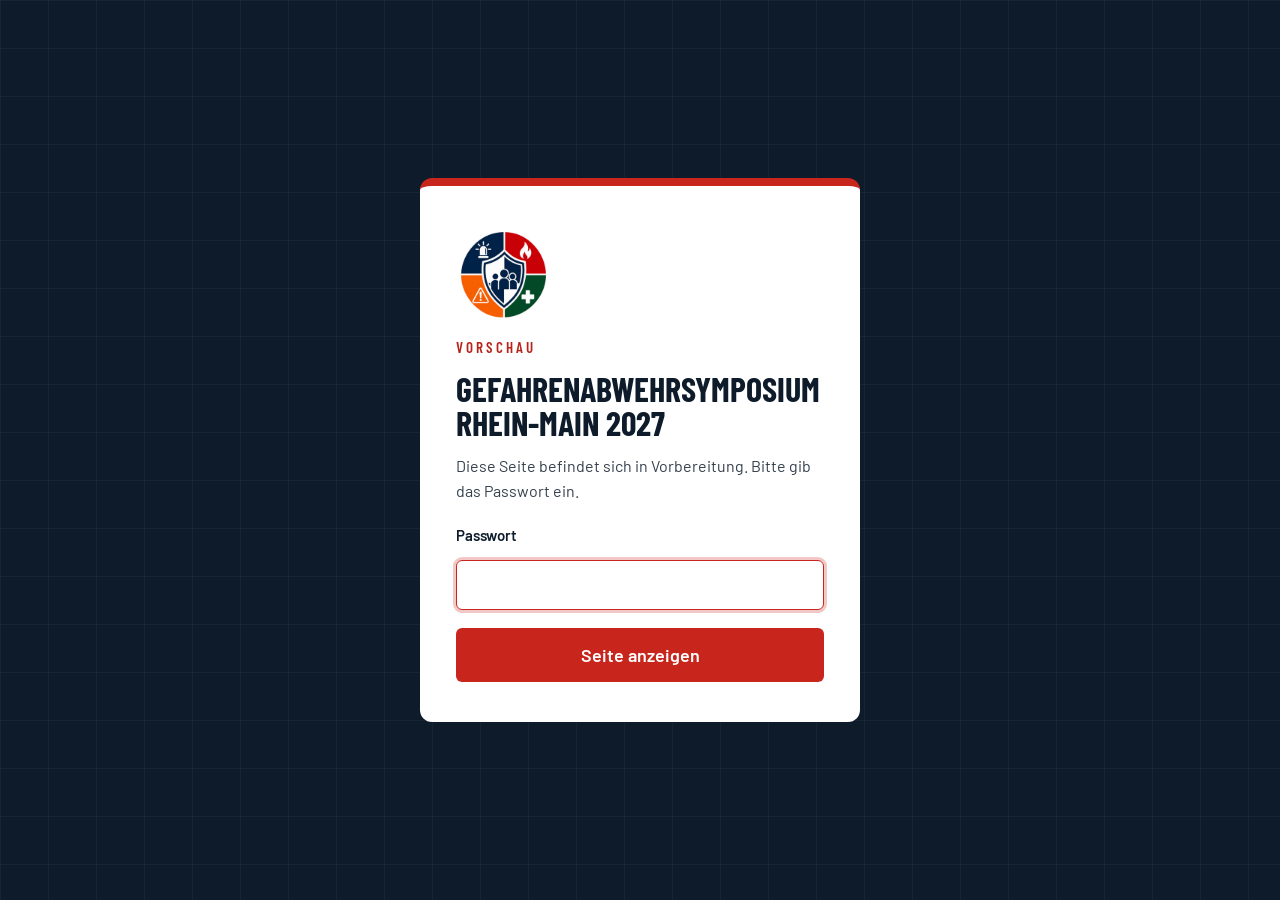
<file: index.html>
<!doctype html>
<html lang="de">
<head>
<meta charset="utf-8">
<meta name="viewport" content="width=device-width, initial-scale=1">
<title>1. Gefahrenabwehrsymposium Rhein-Main 2027 · 13. März 2027 · Butzbach</title>
<meta name="description" content="1. Gefahrenabwehrsymposium Rhein-Main am Samstag, 13. März 2027, in der Mehrzweckhalle Butzbach-Nieder-Weisel. Fachvorträge, Talkrunde und Austausch für die gesamte BOS-Familie. Veranstalter: Gefahrenabwehrsymposium Rhein-Main e.V. i.G.">
<meta name="theme-color" content="#0D1B2A">
<meta name="robots" content="noindex, nofollow"><!-- Vorschau: mit der Freigabe entfernen -->
<link rel="canonical" href="https://www.gas-rhein-main.de/">
<meta property="og:type" content="website">
<meta property="og:title" content="1. Gefahrenabwehrsymposium Rhein-Main 2027">
<meta property="og:description" content="Samstag, 13. März 2027 · Mehrzweckhalle Butzbach-Nieder-Weisel · Wissen teilen, gemeinsam Sicherheit gestalten.">
<meta property="og:url" content="https://www.gas-rhein-main.de/">
<meta property="og:image" content="https://www.gas-rhein-main.de/assets/img/logo-symposium-1200.png">
<link rel="icon" href="/favicon.ico" sizes="any">
<link rel="icon" type="image/png" sizes="32x32" href="/assets/img/favicon-32.png">
<link rel="apple-touch-icon" href="/assets/img/apple-touch-icon.png">
<link rel="manifest" href="/site.webmanifest">
<link rel="preload" href="/assets/fonts/BarlowCondensed-Bold.woff2" as="font" type="font/woff2" crossorigin>
<link rel="preload" href="/assets/fonts/Barlow-Regular.woff2" as="font" type="font/woff2" crossorigin>
<link rel="stylesheet" href="/assets/css/style.css">
<script src="/assets/js/gate.js"></script>
<script type="application/ld+json">
{
  "@context": "https://schema.org",
  "@type": "Event",
  "name": "1. Gefahrenabwehrsymposium Rhein-Main 2027",
  "startDate": "2027-03-13T09:00:00+01:00",
  "endDate": "2027-03-13T16:30:00+01:00",
  "eventAttendanceMode": "https://schema.org/OfflineEventAttendanceMode",
  "eventStatus": "https://schema.org/EventScheduled",
  "location": {
    "@type": "Place",
    "name": "Mehrzweckhalle Butzbach-Nieder-Weisel",
    "address": { "@type": "PostalAddress", "streetAddress": "Wiesengrund 1", "postalCode": "35510", "addressLocality": "Butzbach-Nieder-Weisel", "addressCountry": "DE" }
  },
  "organizer": { "@type": "Organization", "name": "Gefahrenabwehrsymposium Rhein-Main e.V. i.G.", "url": "https://www.gas-rhein-main.de", "email": "info@gas-rhein-main.de" },
  "image": "https://www.gas-rhein-main.de/assets/img/logo-symposium-1200.png",
  "description": "Fachvorträge, Talkrunde und Austausch für Feuerwehr, Rettungsdienst, THW, Polizei und weitere Organisationen der Gefahrenabwehr."
}
</script>
</head>
<body>

<!-- ============ HEADER ============ -->
<header class="site-header">
  <div class="wrap">
    <a class="brand" href="#top" aria-label="Gefahrenabwehrsymposium Rhein-Main e.V. i.G. – zum Seitenanfang">
      <img src="/assets/img/logo-symposium-480.png" alt="" width="63" height="56">
      <span><b>Gefahrenabwehr&shy;symposium</b><i>Rhein-Main <span style="text-transform:none">e.V. i.G.</span></i></span>
    </a>
    <nav class="nav" aria-label="Hauptnavigation">
      <a href="#symposium">Symposium</a>
      <a href="#bereiche">Bereiche</a>
      <a href="#programm">Programm</a>
      <a href="#verein">Verein</a>
      <a href="#partner">Partner</a>
      <a href="#anfahrt">Anfahrt</a>
      <a class="btn btn--red" href="#anmeldung">Jetzt anmelden</a>
    </nav>
  </div>
</header>

<main id="top">

<!-- ============ HERO ============ -->
<section class="hero gridbg section--dark" aria-labelledby="hero-title">
  <div class="wrap">
    <div class="hero__text">
      <div class="chips">
        <span class="chip chip--amber">1. Symposium · Anmeldung geöffnet</span>
        <span class="chip chip--outline" id="countdown" hidden></span>
      </div>
      <h1 id="hero-title">Gefahrenabwehr&shy;symposium <em>Rhein-Main</em> 2027</h1>
      <p class="hero__claim">Wissen teilen, gemeinsam Sicherheit gestalten.</p>
      <p class="hero__sub">Wenn Einsatzlagen komplexer werden, braucht es mehr als bewährte Routinen: Austausch, neue Perspektiven und Menschen, die über den eigenen Tellerrand hinausblicken – ein Tag für die gesamte BOS-Familie.</p>
      <div class="facts">
        <div><small>Datum</small><strong>Sa, 13. März 2027</strong><span>9:00 – 16:30 Uhr</span></div>
        <div><small>Ort</small><strong>Butzbach-Nieder-Weisel</strong><span>Mehrzweckhalle, Wiesengrund 1</span></div>
        <div><small>Schirmherr</small><strong>Bgm. Sascha Huber</strong><span>Stadt Butzbach</span></div>
      </div>
      <div class="actions">
        <a class="btn btn--red btn--lg" href="#anmeldung">Zur Online-Anmeldung
          <svg width="20" height="20" viewBox="0 0 24 24" fill="none" stroke="currentColor" stroke-width="2.2" stroke-linecap="round" stroke-linejoin="round" aria-hidden="true"><path d="M5 12h14M13 6l6 6-6 6"/></svg></a>
        <a class="btn btn--ghost btn--lg" href="#programm">Programm ansehen</a>
      </div>
    </div>

    <figure class="hero__map">
      <svg viewBox="0 0 560 560" role="img" aria-label="Schematische Karte der Region Rhein-Main mit Butzbach-Nieder-Weisel als Veranstaltungsort">
        <circle cx="342" cy="155" r="250" fill="none" stroke="rgba(255,255,255,.07)" stroke-width="1.5"/>
        <circle cx="342" cy="155" r="175" fill="none" stroke="rgba(255,255,255,.10)" stroke-width="1.5" stroke-dasharray="4 8"/>
        <circle cx="342" cy="155" r="100" fill="none" stroke="rgba(242,182,48,.35)" stroke-width="1.5" stroke-dasharray="4 8"/>
        <path d="M560 330 L492 345 L396 362 L348 358 L264 364 L186 428 L102 425" fill="none" stroke="#3E7CB1" stroke-width="5" stroke-linecap="round" stroke-linejoin="round"/>
        <path d="M150 560 L132 482 L102 425 L84 396 L0 410" fill="none" stroke="#3E7CB1" stroke-width="7" stroke-linecap="round" stroke-linejoin="round"/>
        <text x="470" y="320" fill="#6E9CC4" font-family="Barlow, sans-serif" font-size="15" font-style="italic">Main</text>
        <text x="30" y="436" fill="#6E9CC4" font-family="Barlow, sans-serif" font-size="15" font-style="italic">Rhein</text>
        <g fill="#C9D2DD" font-family="Barlow, sans-serif" font-size="16" font-weight="500">
          <circle cx="348" cy="62" r="6" fill="#C8261C"/><text x="362" y="67">Gießen</text>
          <circle cx="396" cy="217" r="6" fill="#C8261C"/><text x="410" y="222">Friedberg</text>
          <circle cx="312" cy="279" r="6" fill="#93A3B5"/><text x="210" y="284">Bad Homburg</text>
          <circle cx="348" cy="354" r="6" fill="#C8261C"/><text x="300" y="330" font-weight="600" fill="#fff">Frankfurt</text>
          <circle cx="404" cy="372" r="6" fill="#93A3B5"/><text x="414" y="396">Offenbach</text>
          <circle cx="492" cy="341" r="6" fill="#93A3B5"/><text x="476" y="374">Hanau</text>
          <circle cx="84" cy="372" r="7" fill="#93A3B5"/><text x="58" y="352">Wiesbaden</text>
          <circle cx="110" cy="440" r="7" fill="#93A3B5"/><text x="126" y="466">Mainz</text>
          <circle cx="330" cy="502" r="7" fill="#93A3B5"/><text x="344" y="507">Darmstadt</text>
        </g>
        <circle cx="342" cy="155" r="26" fill="rgba(200,38,28,.25)"/>
        <circle cx="342" cy="155" r="13" fill="#C8261C" stroke="#fff" stroke-width="3"/>
        <rect x="160" y="128" width="148" height="54" rx="6" fill="#C8261C"/>
        <text x="174" y="152" fill="#fff" font-family="Barlow Condensed, sans-serif" font-weight="700" font-size="22" letter-spacing="1">BUTZBACH</text>
        <text x="174" y="172" fill="#FDE3DF" font-family="Barlow, sans-serif" font-size="13">Nieder-Weisel</text>
      </svg>
      <figcaption>Schematische Darstellung – nicht maßstabsgetreu</figcaption>
    </figure>
  </div>
</section>

<div class="stripe" aria-hidden="true"></div>

<!-- ============ SYMPOSIUM ============ -->
<section id="symposium" class="section section--sand" aria-labelledby="symp-title">
  <div class="wrap split">
    <div class="split__main">
      <span class="kicker">Das Symposium</span>
      <h2 id="symp-title" class="h2">Gemeinsam vorbereitet. Gemeinsam im Einsatz.</h2>
      <p class="lead">Wenn Einsatzlagen komplexer werden, Herausforderungen wachsen und die Anforderungen an Einsatzkräfte stetig steigen, braucht es mehr als bewährte Routinen: Es braucht Austausch, neue Perspektiven und Menschen, die bereit sind, über den eigenen Tellerrand hinauszublicken.</p>
      <p class="lead">Mit unserem ersten Gefahrenabwehr-Symposium schaffen wir Raum für genau diesen Austausch. Hier treffen Erfahrungen aus der Praxis auf neue Ideen, unterschiedliche Fachdisziplinen auf gemeinsame Ziele und engagierte Menschen auf ein Thema, das uns alle verbindet: die Sicherheit unserer Bevölkerung.</p>
      <p class="lead">Wir laden alle Interessierten der BOS-Familie ein – ob Feuerwehr, Rettungsdienst, THW, Polizei oder eine andere Organisation –, Impulse mitzunehmen, Wissen zu teilen, Fragen zu stellen und gemeinsam weiterzudenken. Denn wirksame Gefahrenabwehr beginnt nicht erst im Einsatz – sie beginnt mit der Vorbereitung, dem Dialog und der Bereitschaft, voneinander zu lernen.</p>
      <p class="welcome">Wir freuen uns, euch bei unserem Symposium begrüßen zu dürfen!</p>
      <div class="tiles">
        <div class="tile"><b>Fortbildung</b><span>Als Aus- bzw. Fortbildungsstunden anrechenbar – Teilnahmebescheinigung im Nachgang</span></div>
        <div class="tile"><b>Verpflegung</b><span>Über den gesamten Veranstaltungstag bestens gesorgt</span></div>
        <div class="tile"><b>Get-together</b><span>Im Anschluss: Gespräche vertiefen und Kontakte knüpfen</span></div>
      </div>
    </div>

    <aside class="patron" aria-label="Schirmherrschaft">
      <div class="patron__head">
        <img src="/assets/img/sascha-huber-portraet.jpg" alt="Porträt von Bürgermeister Sascha Huber" width="120" height="120" loading="lazy">
        <div>
          <span class="label">Schirmherr</span>
          <span class="patron__name">Sascha Huber</span>
          <span style="font-size:16px;color:var(--on-dark)">Bürgermeister der Stadt Butzbach</span>
        </div>
      </div>
      <svg width="38" height="30" viewBox="0 0 38 30" aria-hidden="true"><path d="M0 30V17C0 7 5 1.5 15 0l1.5 4C11 5.5 8.5 9 8.5 14H15v16zm21 0V17c0-10 5-15.5 15-17l1.5 4C32 5.5 29.5 9 29.5 14H36v16z" fill="#C8261C"/></svg>
      <p>Bürgermeister Sascha Huber hat die Schirmherrschaft übernommen und eröffnet das Symposium um 9:00 Uhr mit seinem Grußwort.</p>
      <div class="divider"></div>
      <div style="display:flex;flex-direction:column;gap:10px">
        <span class="label">Veranstalter</span>
        <span style="font-size:18px;font-weight:600">Gefahrenabwehr&shy;symposium Rhein-Main <span style="text-transform:none">e.V. i.G.</span></span>
      </div>
    </aside>
  </div>
</section>

<!-- ============ BEREICHE ============ -->
<section id="bereiche" class="section section--sand-dark" aria-labelledby="areas-title">
  <div class="wrap">
    <div class="head-row">
      <div>
        <span class="kicker">Beteiligte Bereiche</span>
        <h2 id="areas-title" class="h2">Fünf Säulen der Gefahrenabwehr</h2>
      </div>
      <p>Das Symposium verbindet Erfahrungen aus der Einsatzpraxis mit wissenschaftlichen und fachlichen Erkenntnissen. Weiterführende Informationen gibt es bei den Verbänden und Institutionen.</p>
    </div>
    <div class="cards5">
      <article class="area" style="--c:#C8261C;--t:#FBE7E5">
        <div class="area__bar"></div>
        <div class="area__body">
          <div class="area__icon"><svg width="30" height="30" viewBox="0 0 24 24" fill="none" stroke="currentColor" stroke-width="2" stroke-linecap="round" stroke-linejoin="round" aria-hidden="true"><path d="M12 2.5c.8 3.2 4.8 5.3 4.8 10.2a4.8 4.8 0 0 1-9.6 0c0-2.4 1.1-3.8 2.3-4.9.1 2.1 1 3.3 2.3 3.6.2-3.5-1.2-5.8.2-8.9z"/><path d="M12 21.5v-3"/></svg></div>
          <h3>Feuerwehr</h3>
          <p>Brandschutz, technische Hilfe und Führung im Einsatz – von der Freiwilligen Feuerwehr bis zur Berufsfeuerwehr.</p>
          <a href="https://www.feuerwehrverband.de" target="_blank" rel="noopener">Deutscher Feuerwehrverband ↗</a>
        </div>
      </article>
      <article class="area" style="--c:#E36414;--t:#FCEBDD">
        <div class="area__bar"></div>
        <div class="area__body">
          <div class="area__icon"><svg width="30" height="30" viewBox="0 0 24 24" fill="none" stroke="currentColor" stroke-width="2" stroke-linecap="round" stroke-linejoin="round" aria-hidden="true"><path d="M2 12h4l2.5-6 4.5 12 2.5-6H22"/></svg></div>
          <h3>Rettungsdienst</h3>
          <p>Notfallrettung, Krankentransport und die Bewältigung von Lagen mit vielen Verletzten.</p>
          <a href="https://www.johanniter.de" target="_blank" rel="noopener">Johanniter-Unfall-Hilfe ↗</a>
        </div>
      </article>
      <article class="area" style="--c:#5B6B3A;--t:#ECEFE3">
        <div class="area__bar"></div>
        <div class="area__body">
          <div class="area__icon"><svg width="30" height="30" viewBox="0 0 24 24" fill="none" stroke="currentColor" stroke-width="2" stroke-linecap="round" stroke-linejoin="round" aria-hidden="true"><path d="M12 2.5l8 3v6.2c0 5-3.4 8.4-8 9.8-4.6-1.4-8-4.8-8-9.8V5.5z"/><path d="M8.5 12l2.5 2.5 4.5-5"/></svg></div>
          <h3>Bundeswehr</h3>
          <p>Zivil-militärische Zusammenarbeit und Unterstützung im Katastrophenfall durch die Streitkräfte.</p>
          <a href="https://www.bundeswehr.de" target="_blank" rel="noopener">Bundeswehr ↗</a>
        </div>
      </article>
      <article class="area" style="--c:#1F4E9C;--t:#E3EBF7">
        <div class="area__bar"></div>
        <div class="area__body">
          <div class="area__icon"><svg width="30" height="30" viewBox="0 0 24 24" fill="none" stroke="currentColor" stroke-width="2" stroke-linecap="round" stroke-linejoin="round" aria-hidden="true"><path d="M14.7 6.3a4 4 0 0 0-5.3 5.3L3 18l3 3 6.4-6.4a4 4 0 0 0 5.3-5.3l-2.6 2.6-2.3-.7-.7-2.3z"/></svg></div>
          <h3>THW</h3>
          <p>Technische Hilfe, Infrastruktur und Logistik – die Einsatzorganisation des Bundes im Bevölkerungsschutz.</p>
          <a href="https://www.thw.de" target="_blank" rel="noopener">Technisches Hilfswerk ↗</a>
        </div>
      </article>
      <article class="area" style="--c:#0F7C7A;--t:#DFF1F0">
        <div class="area__bar"></div>
        <div class="area__body">
          <div class="area__icon"><svg width="30" height="30" viewBox="0 0 24 24" fill="none" stroke="currentColor" stroke-width="2" stroke-linecap="round" stroke-linejoin="round" aria-hidden="true"><path d="M5 3v5.5a4.5 4.5 0 0 0 9 0V3"/><path d="M9.5 13v2.5a5.5 5.5 0 0 0 11 0V13"/><circle cx="20.5" cy="11" r="2"/></svg></div>
          <h3>Ärzteschaft</h3>
          <p>Notfallmedizin, Leitende Notärztinnen und Notärzte sowie die Kliniken als Rückgrat der Versorgung.</p>
          <a href="https://www.laekh.de" target="_blank" rel="noopener">Landesärztekammer Hessen ↗</a>
        </div>
      </article>
    </div>
  </div>
</section>

<!-- ============ PROGRAMM ============ -->
<section id="programm" class="section section--sand" aria-labelledby="prog-title">
  <div class="wrap wrap--narrow">
    <div class="stack" style="gap:14px">
      <span class="kicker">Programm · Samstag, 13. März 2027</span>
      <h2 id="prog-title" class="h2">Das Programm auf einen Blick</h2>
      <p style="font-size:17px;line-height:1.6;color:var(--ink-soft);max-width:720px">Von der Aufarbeitung vergangener Ereignisse bis zum Umgang mit aktuellen und zukünftigen Gefahrenlagen: Praktiker, Expertinnen und Entscheidungsträger im fachlichen Dialog.</p>
      <a class="btn btn--red" href="/downloads/Programm_Gefahrenabwehrsymposium_2027.pdf" download style="align-self:flex-start;margin-top:8px">
        <svg width="20" height="20" viewBox="0 0 24 24" fill="none" stroke="currentColor" stroke-width="2.2" stroke-linecap="round" stroke-linejoin="round" aria-hidden="true"><path d="M12 3v12M7 10l5 5 5-5M4 20h16"/></svg>Programm als PDF herunterladen</a>
    </div>

    <ol class="agenda">
      <li class="is-break"><div class="agenda__time"><b>08:00</b><span>bis 9:00 Uhr</span></div><div class="agenda__body"><span class="agenda__title">Anmeldung und Registrierung</span></div></li>
      <li><div class="agenda__time"><b>09:00</b><span>bis 9:30 Uhr</span></div><div class="agenda__body"><span class="agenda__title">Eröffnung und Grußworte</span><span class="agenda__who">Schirmherr Bürgermeister Sascha Huber sowie weitere Gäste</span></div><span class="tag" style="--c:#0D1B2A;--t:#E4E1DA;--d:#0D1B2A">Eröffnung</span></li>
      <li><div class="agenda__time"><b>09:30</b><span>bis 10:00 Uhr</span></div><div class="agenda__body"><span class="agenda__title">Das Jahrhundert-Hochwasser Büdingen 2021 – Lessons learned</span><span class="agenda__who">Jens Bode, DLRG Friedberg</span><span class="agenda__text">Erfahrungen aus dem Einsatz und die Lehren, die sich aus dem Ereignis ziehen lassen.</span></div><span class="tag" style="--c:#1F4E9C;--t:#E3EBF7;--d:#173B76">Katastrophenschutz</span></li>
      <li><div class="agenda__time"><b>10:00</b><span>bis 12:00 Uhr</span></div><div class="agenda__body"><span class="agenda__title">„Verbrannt, verletzt, im Schock: Wenn der Rettungseinsatz zur Feuerprobe wird“</span><span class="agenda__who">Prof. Dr. Christoph Hirche, BG Unfallklinik Frankfurt am Main</span><span class="agenda__text">Anforderungen an Einsatzkräfte bei komplexen medizinischen Notfällen und belastenden Einsatzsituationen.</span></div><span class="tag" style="--c:#0F7C7A;--t:#DFF1F0;--d:#0A5755">Notfallmedizin</span></li>
      <li class="is-break"><div class="agenda__time"><b>12:00</b><span>bis 13:00 Uhr</span></div><div class="agenda__body"><span class="agenda__title">Mittagspause</span></div></li>
      <li><div class="agenda__time"><b>13:00</b><span>bis 13:30 Uhr</span></div><div class="agenda__body"><span class="agenda__title">Fachbeitrag der Unfallkasse Hessen</span><span class="agenda__who">Dipl.-Ing. Heike Duffner, Unfallkasse Hessen</span><span class="agenda__text">Themen der gesetzlichen Unfallversicherung für Einsatzkräfte.</span></div><span class="tag" style="--c:#5B6B3A;--t:#ECEFE3;--d:#3E4A26">Unfallversicherung</span></li>
      <li><div class="agenda__time"><b>13:45</b><span>bis 15:15 Uhr</span></div><div class="agenda__body"><span class="agenda__title">Folgen unkonventioneller Spreng- und Brandvorrichtungen (USBV) / Blastverletzungen</span><span class="agenda__who">Dr. med. Marius Merz, Universitätsklinikum Gießen</span><span class="agenda__text">Herausforderungen im Umgang mit Blast- und Explosionsverletzungen.</span></div><span class="tag" style="--c:#0F7C7A;--t:#DFF1F0;--d:#0A5755">Notfallmedizin</span></li>
      <li><div class="agenda__time"><b>anschl.</b><span>im selben Block</span></div><div class="agenda__body"><span class="agenda__title">„Zeitenwende“</span><span class="agenda__who">Kriminalhauptkommissar Dirk Fritzel</span><span class="agenda__text">Die neue Sicherheitslage durch unkonventionelle Spreng- und Brandvorrichtungen.</span></div><span class="tag" style="--c:#2E4A7A;--t:#E4E9F3;--d:#22375C">Polizei · Sicherheitslage</span></li>
      <li><div class="agenda__time"><b>15:30</b><span>bis 16:15 Uhr</span></div><div class="agenda__body"><span class="agenda__title">Talkrunde: „Die Gefahrenabwehr der Zukunft“</span><span class="agenda__who">Gesprächspartner aus Medizin, Hochschule und Gefahrenabwehr</span><span class="agenda__text">Künftige Herausforderungen, notwendige Entwicklungen und die Bedeutung organisationsübergreifender Zusammenarbeit.</span></div><span class="tag" style="--c:#C8261C;--t:#FBE7E5;--d:#8E1A13">Talkrunde</span></li>
      <li><div class="agenda__time"><b>16:15</b><span>bis 16:30 Uhr</span></div><div class="agenda__body"><span class="agenda__title">Schlussworte und Veranstaltungsende</span></div><span class="tag" style="--c:#0D1B2A;--t:#E4E1DA;--d:#0D1B2A">Abschluss</span></li>
      <li class="is-break"><div class="agenda__time"><b>Danach</b><span></span></div><div class="agenda__body"><span class="agenda__title">Get-together und gemeinsamer Austausch</span></div></li>
    </ol>
    <p class="note">Änderungen im Programmablauf vorbehalten.</p>
  </div>
</section>

<!-- ============ VEREIN ============ -->
<section id="verein" class="section gridbg section--dark" aria-labelledby="club-title">
  <div class="wrap">
    <div class="club-intro">
      <div class="club-intro__text">
        <img src="/assets/img/logo-symposium-480.png" alt="Logo Gefahrenabwehr Symposium" width="158" height="140" loading="lazy">
        <span class="kicker">Der Verein</span>
        <h2 id="club-title" class="h2">Gefahrenabwehr&shy;symposium Rhein-Main <span style="text-transform:none">e.V. i.G.</span></h2>
        <p>Unser Verein organisiert das Symposium ehrenamtlich und setzt sich für eine starke, organisationsübergreifende Zusammenarbeit in der Gefahrenabwehr der Region Rhein-Main ein. Wir schaffen einen Rahmen, in dem sich Haupt- und Ehrenamtliche aller Fachrichtungen begegnen – bevor sie sich im Einsatz begegnen.</p>
        <div class="actions" style="margin-top:6px">
          <a class="btn btn--red" href="mailto:info@gas-rhein-main.de?subject=Mitgliedschaft">Mitglied werden</a>
          <a class="btn btn--ghost" href="mailto:info@gas-rhein-main.de">Kontakt aufnehmen</a>
        </div>
      </div>
      <div class="pillars">
        <div class="pillar"><b>Vernetzen</b><span>Kontakte über Organisations- und Kreisgrenzen hinweg knüpfen.</span></div>
        <div class="pillar"><b>Fortbilden</b><span>Wissen aus Praxis, Forschung und Einsatznachbereitung teilen.</span></div>
        <div class="pillar"><b>Vorbereiten</b><span>Schnittstellen verstehen, bevor der Ernstfall eintritt.</span></div>
        <div class="pillar"><b>Regional</b><span>Verwurzelt in Butzbach, aktiv im gesamten Rhein-Main-Gebiet.</span></div>
      </div>
    </div>

    <div class="people">
      <h3>Vorstand</h3>
      <div class="board">
        <article class="person">
          <div class="person__photo person__photo--red">
            <picture>
              <source srcset="/assets/img/alexander-weiss.webp" type="image/webp">
              <img src="/assets/img/alexander-weiss.png" alt="Porträt von Alexander C. Weiß" width="220" height="276" loading="lazy">
            </picture>
          </div>
          <div class="person__info"><span class="label">Vorsitzender</span><span class="person__name">Alexander C. Weiß</span></div>
        </article>
        <article class="person">
          <div class="person__photo person__photo--red">
            <picture>
              <source srcset="/assets/img/sascha-eiteneuer.webp" type="image/webp">
              <img src="/assets/img/sascha-eiteneuer.png" alt="Porträt von Sascha Eiteneuer" width="220" height="276" loading="lazy">
            </picture>
          </div>
          <div class="person__info"><span class="label">Stv. Vorsitzender</span><span class="person__name">Sascha Eiteneuer</span></div>
        </article>
      </div>
    </div>

    <div class="people">
      <h3>Kuratorium</h3>
      <p>Das Kuratorium begleitet und berät den Verein bei der Ausrichtung des Symposiums.</p>
      <div class="curators">
        <!-- Foto ergänzen: <div class="curator__photo"><img src="/assets/img/NAME.jpg" alt="Porträt von NAME"></div> -->
        <article class="curator"><div class="curator__photo curator__photo--img"><picture><source srcset="/assets/img/pascal-weinmann.webp" type="image/webp"><img src="/assets/img/pascal-weinmann.png" alt="Porträt von Pascal Weinmann" width="220" height="276" loading="lazy"></picture></div><div class="curator__info"><b>Pascal Weinmann</b><span>Mitglied des Kuratoriums</span></div></article>
        <article class="curator"><div class="curator__photo curator__photo--img"><picture><source srcset="/assets/img/andreas-litwin.webp" type="image/webp"><img src="/assets/img/andreas-litwin.png" alt="Porträt von Andreas Litwin" width="220" height="276" loading="lazy"></picture></div><div class="curator__info"><b>Andreas Litwin</b><span>Mitglied des Kuratoriums</span></div></article>
        <article class="curator"><div class="curator__photo curator__photo--img"><picture><source srcset="/assets/img/benjamin-griessl.webp" type="image/webp"><img src="/assets/img/benjamin-griessl.png" alt="Porträt von Benjamin Grießl" width="220" height="276" loading="lazy"></picture></div><div class="curator__info"><b>Benjamin Grießl</b><span>Mitglied des Kuratoriums</span></div></article>
      </div>
    </div>
  </div>
</section>

<!-- ============ PARTNER ============ -->
<section id="partner" class="section section--sand" aria-labelledby="partner-title">
  <div class="wrap">
    <div class="head-row">
      <div>
        <span class="kicker">Partner</span>
        <h2 id="partner-title" class="h2">Gemeinsam mit starken Partnern</h2>
      </div>
      <p>Organisationen und Institutionen, die das Symposium inhaltlich und organisatorisch unterstützen.</p>
    </div>
    <!-- Logo ergänzen: <a class="logo-slot" href="https://…" target="_blank" rel="noopener"><img src="/assets/img/partner/NAME.svg" alt="NAME"></a> -->
    <div class="logos logos--4">
      <a class="logo-slot logo-slot--filled" href="https://www.feuerwehr-butzbach.de" target="_blank" rel="noopener">
        <picture><source srcset="/assets/img/partner/feuerwehr-butzbach.webp" type="image/webp"><img src="/assets/img/partner/feuerwehr-butzbach.png" alt="Feuerwehr Butzbach" loading="lazy" style="max-height:96px;max-width:100%;width:auto"></picture>
      </a>
      <a class="logo-slot logo-slot--filled" href="https://www.johanniter.de/juh/lv-hrs/rv-rhein-main/" target="_blank" rel="noopener">
        <img src="/assets/img/partner/johanniter-rhein-main.svg" alt="Johanniter-Unfall-Hilfe Regionalverband Rhein-Main" loading="lazy" style="width:100%;max-width:260px">
      </a>
      <a class="logo-slot logo-slot--filled" href="https://friedberg-bad-nauheim.dlrg.de/" target="_blank" rel="noopener">
        <img src="/assets/img/partner/dlrg-hell.svg" alt="DLRG Friedberg/Bad Nauheim" loading="lazy" style="width:100%;max-width:200px">
      </a>
      <a class="logo-slot logo-slot--filled" href="https://www.bg-kliniken.de/unfallklinik-frankfurt/" target="_blank" rel="noopener">
        <img src="/assets/img/partner/bg-kliniken.svg" alt="BG Unfallklinik Frankfurt am Main" loading="lazy" style="width:100%;max-width:240px">
      </a>
      <a class="logo-slot logo-slot--filled" href="https://www.ukh.de/startseite" target="_blank" rel="noopener">
        <img src="/assets/img/partner/ukh.svg" alt="Unfallkasse Hessen" loading="lazy" style="width:100%;max-width:200px">
      </a>
      <a class="logo-slot logo-slot--filled" href="https://www.ukgm.de/home.html" target="_blank" rel="noopener">
        <img src="/assets/img/partner/ukgm.svg" alt="Universitätsklinikum Gießen und Marburg" loading="lazy" style="width:100%;max-width:200px">
      </a>
      <a class="logo-slot logo-slot--filled" href="https://www.polizei.hessen.de/polizeipraesidien/polizeipraesidium-mittelhessen?displayFirst=map_first" target="_blank" rel="noopener">
        <img src="/assets/img/partner/polizei-hessen.svg" alt="Polizeipräsidium Mittelhessen" loading="lazy" style="width:100%;max-width:190px">
      </a>
    </div>
  </div>
</section>

<!-- ============ SPONSOREN ============ -->
<section id="sponsoren" class="section section--sand" aria-labelledby="sponsor-title">
  <div class="wrap">
    <div class="head-row" style="margin-bottom:0">
      <div>
        <span class="kicker">Sponsoren</span>
        <h2 id="sponsor-title" class="h2">Mit freundlicher Unterstützung</h2>
      </div>
      <a class="btn btn--red" href="mailto:info@gas-rhein-main.de?subject=Sponsoring%20Gefahrenabwehrsymposium%202027">Sponsor werden</a>
    </div>
    <div class="tier">
      <small>Hauptsponsor</small>
      <div class="logo-slot logo-slot--main"><b>[Hauptsponsor]</b><span>Logo folgt</span></div>
    </div>
    <div class="tier">
      <small>Sponsoren</small>
      <div class="logos logos--6">
        <a class="logo-slot logo-slot--small logo-slot--filled" href="https://akademie-eiteneuer.de" target="_blank" rel="noopener">
          <picture><source srcset="/assets/img/sponsoren/akademie-eiteneuer.webp" type="image/webp"><img src="/assets/img/sponsoren/akademie-eiteneuer.png" alt="Akademie Eiteneuer" loading="lazy"></picture>
        </a>
        <a class="logo-slot logo-slot--small logo-slot--filled" href="https://www.whitestone-publishing.com" target="_blank" rel="noopener">
          <picture><source srcset="/assets/img/sponsoren/whitestone-publishing.webp" type="image/webp"><img src="/assets/img/sponsoren/whitestone-publishing.png" alt="Whitestone Publishing" loading="lazy"></picture>
        </a>
        <div class="logo-slot logo-slot--small"><b>[Sponsor 3]</b></div>
        <div class="logo-slot logo-slot--small"><b>[Sponsor 4]</b></div>
        <div class="logo-slot logo-slot--small"><b>[Sponsor 5]</b></div>
        <div class="logo-slot logo-slot--small"><b>[Sponsor 6]</b></div>
      </div>
    </div>
  </div>
</section>

<!-- ============ AUSSTELLER ============ -->
<section id="aussteller" class="section section--sand" aria-labelledby="exhib-title">
  <div class="wrap">
    <div class="head-row" style="margin-bottom:0">
      <div>
        <span class="kicker">Aussteller</span>
        <h2 id="exhib-title" class="h2">Fachausstellung</h2>
      </div>
      <a class="btn btn--red" href="mailto:info@gas-rhein-main.de?subject=Aussteller%20Gefahrenabwehrsymposium%202027">Aussteller werden</a>
    </div>
    <div class="tier">
      <small>Aussteller</small>
      <div class="logos logos--6">
        <a class="logo-slot logo-slot--small logo-slot--filled logo-slot--wide" href="https://www.ks-feuerwehrtechnik.de/" target="_blank" rel="noopener">
          <img src="/assets/img/aussteller/ks-feuerwehrtechnik.svg" alt="K&amp;S Feuerwehrtechnik" loading="lazy" style="width:100%;max-width:340px">
        </a>
        <a class="logo-slot logo-slot--small logo-slot--filled" href="https://akademie-eiteneuer.de/hawkeyebos/" target="_blank" rel="noopener">
          <picture><source srcset="/assets/img/aussteller/hawkeyebos.webp" type="image/webp"><img src="/assets/img/aussteller/hawkeyebos.png" alt="HawkeyeBOS" loading="lazy"></picture>
        </a>
        <div class="logo-slot logo-slot--small"><b>[Aussteller 3]</b></div>
        <div class="logo-slot logo-slot--small"><b>[Aussteller 4]</b></div>
        <div class="logo-slot logo-slot--small"><b>[Aussteller 5]</b></div>
      </div>
    </div>
  </div>
</section>

<!-- ============ ANMELDUNG ============ -->
<section id="anmeldung" class="section section--sand-dark" aria-labelledby="reg-title">
  <div class="wrap register">
    <div class="register__info">
      <span class="kicker">Online-Anmeldung</span>
      <h2 id="reg-title" class="h2">Sichert euch euren Platz</h2>
      <p>Interesse? Dann meldet euch jetzt an! Nach dem Absenden erhaltet ihr eine Bestätigung per E-Mail.</p>
      <ul class="checks">
        <li><svg width="22" height="22" viewBox="0 0 24 24" fill="none" stroke="#B8231A" stroke-width="2.4" stroke-linecap="round" stroke-linejoin="round" aria-hidden="true"><path d="M4 12.5l5 5L20 6.5"/></svg>Anmeldeschluss: 1. März 2027</li>
        <li><svg width="22" height="22" viewBox="0 0 24 24" fill="none" stroke="#B8231A" stroke-width="2.4" stroke-linecap="round" stroke-linejoin="round" aria-hidden="true"><path d="M4 12.5l5 5L20 6.5"/></svg>Keine Teilnahmegebühr</li>
        <li><svg width="22" height="22" viewBox="0 0 24 24" fill="none" stroke="#B8231A" stroke-width="2.4" stroke-linecap="round" stroke-linejoin="round" aria-hidden="true"><path d="M4 12.5l5 5L20 6.5"/></svg>Anrechenbar als Aus- bzw. Fortbildungsstunden</li>
        <li><svg width="22" height="22" viewBox="0 0 24 24" fill="none" stroke="#B8231A" stroke-width="2.4" stroke-linecap="round" stroke-linejoin="round" aria-hidden="true"><path d="M4 12.5l5 5L20 6.5"/></svg>Teilnahmebescheinigung im Nachgang</li>
        <li><svg width="22" height="22" viewBox="0 0 24 24" fill="none" stroke="#B8231A" stroke-width="2.4" stroke-linecap="round" stroke-linejoin="round" aria-hidden="true"><path d="M4 12.5l5 5L20 6.5"/></svg>Verpflegung den ganzen Tag</li>
      </ul>
      <p style="font-size:15px;color:var(--muted)">Probleme mit dem Formular? Schreibt uns an <a href="mailto:info@gas-rhein-main.de">info@gas-rhein-main.de</a>.</p>
    </div>

    <div class="register__frame">
      <!-- Anmeldeformular (p263.de) -->
      <iframe id="anmelde-iframe" class="reg-iframe" src="https://p263.de/einbetten/53b4d41d-ccab-43b2-b244-7b3c6a90266a/?theme=dark" title="Veranstaltungsanmeldung" width="100%" height="1000" scrolling="no" style="border:0;overflow:hidden" loading="lazy"></iframe>
    </div>
  </div>
</section>

<!-- ============ ANFAHRT ============ -->
<section id="anfahrt" class="section section--sand" aria-labelledby="travel-title">
  <div class="wrap travel">
    <div class="travel__intro">
      <span class="kicker">Anfahrt</span>
      <h2 id="travel-title">Treffpunkt Butzbach</h2>
      <p>Zentral in der Wetterau gelegen – gut erreichbar aus dem gesamten Rhein-Main-Gebiet. Registrierung ab 8:00 Uhr, Beginn um 9:00 Uhr.</p>
    </div>
    <div class="travel__card">
      <svg width="28" height="28" viewBox="0 0 24 24" fill="none" stroke="#B8231A" stroke-width="2" stroke-linecap="round" stroke-linejoin="round" aria-hidden="true"><path d="M12 21s-7-6.2-7-11.5a7 7 0 0 1 14 0C19 14.8 12 21 12 21z"/><circle cx="12" cy="9.5" r="2.5"/></svg>
      <b>Veranstaltungsort</b>
      <span>Mehrzweckhalle Butzbach-Nieder-Weisel<br>Wiesengrund 1<br>35510 Butzbach-Nieder-Weisel</span>
    </div>
    <div class="travel__card">
      <svg width="28" height="28" viewBox="0 0 24 24" fill="none" stroke="#B8231A" stroke-width="2" stroke-linecap="round" stroke-linejoin="round" aria-hidden="true"><rect x="3" y="7" width="18" height="10" rx="3"/><path d="M7 17v2M17 17v2M3 12h18"/></svg>
      <b>Mit dem Auto</b>
      <span>Über die A5, Anschlussstelle Butzbach. Parkplätze: [Hinweis Parken]</span>
    </div>
    <div class="travel__card">
      <svg width="28" height="28" viewBox="0 0 24 24" fill="none" stroke="#B8231A" stroke-width="2" stroke-linecap="round" stroke-linejoin="round" aria-hidden="true"><rect x="5" y="3" width="14" height="14" rx="3"/><path d="M5 11h14M9 21l-2-4M15 21l2-4"/></svg>
      <b>Mit der Bahn</b>
      <span>Bahnhof Butzbach an der Main-Weser-Bahn, von dort weiter nach Nieder-Weisel: [Hinweis Bus / Shuttle]</span>
    </div>
  </div>
</section>

</main>

<!-- ============ FOOTER ============ -->
<footer id="kontakt" class="site-footer">
  <div class="stripe stripe--thin" aria-hidden="true"></div>
  <div class="wrap">
    <div class="footer-grid">
      <div>
        <img src="/assets/img/logo-symposium-480.png" alt="" width="81" height="72" loading="lazy">
        <span class="name">Gefahrenabwehr&shy;symposium Rhein-Main <span style="text-transform:none">e.V. i.G.</span></span>
        <span>c/o Alexander C. Weiß<br>Zum Weißen Stein 8<br>35510 Butzbach</span>
      </div>
      <div>
        <span class="label">Kontakt</span>
        <a href="tel:+491712948965">+49 (0)171-2948965</a>
        <a href="mailto:info@gas-rhein-main.de">info@gas-rhein-main.de</a>
        <a href="https://www.gas-rhein-main.de">www.gas-rhein-main.de</a>
      </div>
      <div>
        <span class="label">Symposium</span>
        <a href="#programm">Programm</a>
        <a href="#anmeldung">Anmeldung</a>
        <a href="#anfahrt">Anfahrt</a>
        <a href="#partner">Partner</a>
        <a href="#sponsoren">Sponsoren</a>
        <a href="#aussteller">Aussteller</a>
      </div>
      <div>
        <span class="label">Rechtliches</span>
        <a href="/impressum.html">Impressum</a>
        <a href="/datenschutz.html">Datenschutz</a>
      </div>
    </div>
    <p class="thanks">Wir danken allen beteiligten Vereinen und Organisationen für ihre Unterstützung!</p>
    <div class="footer-bottom">
      <span>© <span id="year">2027</span> Gefahrenabwehrsymposium Rhein-Main <span style="text-transform:none">e.V. i.G.</span></span>
      <span>Schirmherr: Bürgermeister Sascha Huber</span>
    </div>
  </div>
</footer>

<script src="/assets/js/main.js" defer></script>
</body>
</html>
</file>
<file: assets/css/style.css>
/* =========================================================
   Gefahrenabwehrsymposium Rhein-Main e.V. i.G. – Stylesheet
   Schriften lokal eingebunden (keine Verbindung zu Google).
   ========================================================= */

@font-face { font-family: "Barlow"; src: url("../fonts/Barlow-Regular.woff2") format("woff2"); font-weight: 400; font-style: normal; font-display: swap; }
@font-face { font-family: "Barlow"; src: url("../fonts/Barlow-Italic.woff2") format("woff2"); font-weight: 400; font-style: italic; font-display: swap; }
@font-face { font-family: "Barlow"; src: url("../fonts/Barlow-Medium.woff2") format("woff2"); font-weight: 500; font-style: normal; font-display: swap; }
@font-face { font-family: "Barlow"; src: url("../fonts/Barlow-SemiBold.woff2") format("woff2"); font-weight: 600; font-style: normal; font-display: swap; }
@font-face { font-family: "Barlow Condensed"; src: url("../fonts/BarlowCondensed-SemiBold.woff2") format("woff2"); font-weight: 600; font-style: normal; font-display: swap; }
@font-face { font-family: "Barlow Condensed"; src: url("../fonts/BarlowCondensed-Bold.woff2") format("woff2"); font-weight: 700; font-style: normal; font-display: swap; }

:root {
  --navy: #0D1B2A;
  --navy-deep: #08131F;
  --navy-panel: #1E3047;
  --red: #C8261C;
  --red-dark: #A51E16;
  --red-text: #B8231A;
  --amber: #F2B630;
  --sand: #F5F3EE;
  --sand-dark: #ECE8DF;
  --ink: #0D1B2A;
  --ink-soft: #34404D;
  --muted: #5A6470;
  --line: #D6D0C3;
  --on-dark: #C9D2DD;
  --on-dark-muted: #93A3B5;
  --display: "Barlow Condensed", "Arial Narrow", sans-serif;
  --body: "Barlow", system-ui, -apple-system, "Segoe UI", sans-serif;
  --max: 1240px;
}

*, *::before, *::after { box-sizing: border-box; }
html { scroll-behavior: smooth; scroll-padding-top: 90px; }
body { margin: 0; font-family: var(--body); color: var(--ink); background: var(--sand); line-height: 1.5; -webkit-font-smoothing: antialiased; }
img { max-width: 100%; display: block; }
a { color: var(--red-text); }
a:hover { color: #8E1A13; }
h1, h2, h3 { font-family: var(--display); text-transform: uppercase; margin: 0; line-height: 1; }
p { margin: 0; }

.wrap { max-width: var(--max); margin: 0 auto; padding: 0 32px; }
.wrap--narrow { max-width: 1080px; }
.section { padding: 104px 0; }
.section--sand { background: var(--sand); }
.section--sand-dark { background: var(--sand-dark); }
.section--dark { color: #fff; }
.gridbg {
  background-color: var(--navy);
  background-image: linear-gradient(rgba(255,255,255,.045) 1px, transparent 1px), linear-gradient(90deg, rgba(255,255,255,.045) 1px, transparent 1px);
  background-size: 48px 48px;
}
.stripe { height: 14px; background: repeating-linear-gradient(-45deg, var(--red) 0 18px, var(--sand) 18px 36px); }
.stripe--thin { height: 8px; }

.kicker { font-family: var(--display); font-weight: 600; font-size: 17px; letter-spacing: .2em; text-transform: uppercase; color: var(--red-text); }
.section--dark .kicker, .gridbg .kicker { color: var(--amber); }
.h2 { font-weight: 700; font-size: clamp(38px, 4vw, 56px); }
.lead { font-size: 19px; line-height: 1.65; color: var(--ink-soft); }
.stack { display: flex; flex-direction: column; gap: 20px; }
.head-row { display: flex; flex-wrap: wrap; justify-content: space-between; align-items: flex-end; gap: 24px; margin-bottom: 48px; }
.head-row > div { display: flex; flex-direction: column; gap: 14px; max-width: 680px; }
.head-row > p { max-width: 440px; font-size: 17px; line-height: 1.6; color: var(--ink-soft); }

/* Buttons */
.btn { display: inline-flex; align-items: center; gap: 10px; min-height: 50px; padding: 0 24px; border-radius: 6px; font-weight: 600; font-size: 17px; text-decoration: none; transition: background .15s, color .15s, border-color .15s; border: 0; font-family: inherit; cursor: pointer; }
.btn--lg { min-height: 54px; padding: 0 28px; font-size: 18px; }
.btn--red { background: var(--red); color: #fff; }
.btn--red:hover { background: var(--red-dark); color: #fff; }
.btn--ghost { color: #fff; border: 1.5px solid rgba(255,255,255,.5); }
.btn--ghost:hover { border-color: var(--amber); color: var(--amber); }
.btn svg { flex: none; }

/* Header */
.site-header { background: var(--navy); border-bottom: 1px solid rgba(255,255,255,.08); position: sticky; top: 0; z-index: 50; }
.site-header .wrap { display: flex; flex-wrap: wrap; align-items: center; justify-content: space-between; gap: 18px; padding-top: 14px; padding-bottom: 14px; }
.brand { display: flex; align-items: center; gap: 14px; text-decoration: none; }
.brand img { width: 63px; height: 56px; border-radius: 6px; background: #fff; }
.brand span { display: flex; flex-direction: column; line-height: 1.05; }
.brand b { font-family: var(--display); font-weight: 700; font-size: 20px; letter-spacing: .04em; text-transform: uppercase; color: #fff; }
.brand i { font-style: normal; font-family: var(--display); font-weight: 600; font-size: 15px; letter-spacing: .18em; text-transform: uppercase; color: var(--amber); }
.nav { display: flex; flex-wrap: wrap; align-items: center; gap: 6px 26px; font-size: 16px; font-weight: 500; }
.nav a:not(.btn) { color: #E7ECF2; text-decoration: none; padding: 10px 0; }
.nav a:not(.btn):hover { color: var(--amber); }
.nav .btn { min-height: 44px; padding: 0 20px; font-size: 16px; }

/* Hero */
.hero .wrap { padding-top: 88px; padding-bottom: 96px; display: flex; flex-wrap: wrap; align-items: center; gap: 56px; }
.hero__text { flex: 1 1 520px; min-width: 0; display: flex; flex-direction: column; gap: 28px; }
.chips { display: flex; flex-wrap: wrap; gap: 10px; }
.chip { display: inline-flex; align-items: center; gap: 8px; padding: 7px 14px; border-radius: 999px; font-size: 14px; font-weight: 500; }
.chip--amber { background: rgba(242,182,48,.14); color: var(--amber); font-weight: 600; letter-spacing: .06em; text-transform: uppercase; }
.chip--amber::before { content: ""; width: 8px; height: 8px; border-radius: 50%; background: var(--amber); }
.chip--outline { border: 1px solid rgba(255,255,255,.25); color: #DCE3EB; }
.hero h1 { font-weight: 700; font-size: clamp(48px, 6.4vw, 96px); line-height: .92; }
.hero h1 em { font-style: normal; color: var(--amber); }
.hero__claim { font-size: 21px; font-weight: 500; color: #E7ECF2; }
.hero__sub { margin-top: -12px; max-width: 620px; font-size: 18px; line-height: 1.6; color: var(--on-dark); }
.facts { display: flex; flex-wrap: wrap; gap: 20px 32px; padding: 22px 0; border-top: 1px solid rgba(255,255,255,.14); border-bottom: 1px solid rgba(255,255,255,.14); }
.facts div { display: flex; flex-direction: column; gap: 4px; }
.facts small { font-size: 13px; letter-spacing: .14em; text-transform: uppercase; color: var(--on-dark-muted); }
.facts strong { font-family: var(--display); font-size: 30px; font-weight: 600; line-height: 1.1; }
.facts span { font-size: 15px; color: var(--on-dark); }
.actions { display: flex; flex-wrap: wrap; gap: 14px; }
.hero__map { flex: 1 1 400px; min-width: 0; max-width: 520px; margin: 0 auto; display: flex; flex-direction: column; gap: 12px; }
.hero__map svg { width: 100%; height: auto; }
.hero__map figcaption { font-size: 13px; color: var(--on-dark-muted); text-align: center; }

/* Symposium */
.split { display: flex; flex-wrap: wrap; gap: 64px; }
.split__main { flex: 1 1 520px; min-width: 0; display: flex; flex-direction: column; gap: 22px; }
.welcome { font-family: var(--display); font-size: 26px; font-weight: 600; color: var(--red-text); }
.tiles { display: grid; grid-template-columns: repeat(auto-fit, minmax(170px, 1fr)); gap: 16px; margin-top: 10px; }
.tile { padding: 20px; background: #fff; border-radius: 8px; display: flex; flex-direction: column; gap: 6px; }
.tile b { font-family: var(--display); font-size: 30px; font-weight: 700; color: var(--red-text); }
.tile span { font-size: 15px; line-height: 1.4; color: var(--ink-soft); }
.patron { flex: 1 1 380px; min-width: 0; align-self: flex-start; background: var(--navy); color: #fff; border-radius: 10px; padding: 40px; display: flex; flex-direction: column; gap: 24px; }
.patron__head { display: flex; align-items: center; gap: 20px; }
.patron__head img { width: 120px; height: 120px; border-radius: 50%; object-fit: cover; border: 3px solid var(--red); flex: none; }
.patron__head div { display: flex; flex-direction: column; gap: 4px; }
.label { font-size: 13px; letter-spacing: .16em; text-transform: uppercase; color: var(--amber); font-weight: 600; }
.patron__name { font-family: var(--display); font-size: 32px; font-weight: 700; line-height: 1; }
.patron p { font-size: 19px; line-height: 1.6; color: #E7ECF2; }
.divider { height: 1px; background: rgba(255,255,255,.14); }

/* Bereiche */
.cards5 { display: grid; grid-template-columns: repeat(auto-fit, minmax(190px, 1fr)); gap: 18px; }
.area { background: #fff; border-radius: 10px; overflow: hidden; display: flex; flex-direction: column; transition: transform .15s, box-shadow .15s; }
.area:hover { transform: translateY(-3px); box-shadow: 0 14px 30px rgba(13,27,42,.12); }
.area__bar { height: 6px; background: var(--c); }
.area__body { padding: 28px 24px; display: flex; flex-direction: column; gap: 16px; flex-grow: 1; }
.area__icon { width: 56px; height: 56px; border-radius: 10px; background: var(--t); color: var(--c); display: flex; align-items: center; justify-content: center; }
.area h3 { font-size: 28px; font-weight: 700; }
.area p { font-size: 16px; line-height: 1.55; color: var(--ink-soft); flex-grow: 1; }
.area a { align-self: flex-start; font-weight: 600; font-size: 15px; padding: 4px 0; color: var(--ink); text-decoration: none; border-bottom: 2px solid var(--red); }
.area a:hover { color: var(--red); }

/* Programm */
.agenda { list-style: none; margin: 40px 0 0; padding: 0; border-top: 2px solid var(--navy); }
.agenda li { display: flex; flex-wrap: wrap; gap: 8px 32px; padding: 26px 0; border-bottom: 1px solid var(--line); align-items: flex-start; }
.agenda__time { flex: 0 0 130px; display: flex; flex-direction: column; gap: 4px; }
.agenda__time b { font-family: var(--display); font-size: 30px; font-weight: 700; line-height: 1; }
.agenda__time span { font-size: 14px; color: var(--muted); }
.agenda__body { flex: 1 1 420px; min-width: 0; display: flex; flex-direction: column; gap: 8px; }
.agenda__title { font-size: 21px; font-weight: 600; line-height: 1.35; }
.agenda__who { font-size: 16px; font-weight: 500; }
.agenda__text { font-size: 16px; line-height: 1.55; color: #4A5562; }
.agenda li.is-break .agenda__title { font-size: 19px; font-weight: 500; font-style: italic; color: #6B6457; }
.tag { flex: none; display: inline-flex; align-items: center; gap: 8px; padding: 6px 12px; border-radius: 4px; background: var(--t); color: var(--d); font-size: 14px; font-weight: 600; }
.tag::before { content: ""; width: 8px; height: 8px; border-radius: 2px; background: var(--c); }
.note { margin-top: 24px; font-size: 15px; color: var(--muted); }

/* Verein */
.club-intro { display: flex; flex-wrap: wrap; gap: 56px; }
.club-intro__text { flex: 1 1 480px; min-width: 0; display: flex; flex-direction: column; gap: 20px; }
.club-intro__text img { width: 158px; height: 140px; border-radius: 10px; background: #fff; }
.club-intro__text p { font-size: 19px; line-height: 1.65; color: var(--on-dark); }
.pillars { flex: 1 1 420px; min-width: 0; display: grid; grid-template-columns: repeat(auto-fit, minmax(200px, 1fr)); gap: 16px; align-content: start; }
.pillar { padding: 26px; border-radius: 10px; background: rgba(255,255,255,.05); border: 1px solid rgba(255,255,255,.12); display: flex; flex-direction: column; gap: 10px; }
.pillar b { font-family: var(--display); font-size: 24px; font-weight: 700; text-transform: uppercase; color: var(--amber); }
.pillar span { font-size: 16px; line-height: 1.55; color: var(--on-dark); }
.people { margin-top: 56px; display: flex; flex-direction: column; gap: 22px; }
.people h3 { font-size: 34px; font-weight: 700; }
.people > p { font-size: 17px; line-height: 1.6; color: var(--on-dark); max-width: 680px; margin-top: -10px; }
.board { display: grid; grid-template-columns: repeat(auto-fill, minmax(min(100%, 480px), 1fr)); gap: 20px; }
.person { display: flex; flex-wrap: wrap; border-radius: 12px; overflow: hidden; background: rgba(255,255,255,.06); border: 1px solid rgba(255,255,255,.12); }
.person__photo { flex: 0 0 220px; min-height: 260px; background: var(--navy-panel); display: flex; align-items: flex-end; justify-content: center; overflow: hidden; color: var(--on-dark-muted); font-size: 14px; }
.person__photo--red { background: var(--navy); }
.person__photo--empty { align-items: center; }
.person__photo img { width: 220px; height: 276px; object-fit: cover; object-position: center top; }
.person__info { flex: 1 1 200px; padding: 28px; display: flex; flex-direction: column; justify-content: center; gap: 8px; }
.person__name { font-family: var(--display); font-size: 36px; font-weight: 700; line-height: 1; }
.curators { display: grid; grid-template-columns: repeat(auto-fit, minmax(220px, 1fr)); gap: 18px; }
.curator { border-radius: 12px; overflow: hidden; background: rgba(255,255,255,.06); border: 1px solid rgba(255,255,255,.12); }
.curator__photo { height: 276px; background: var(--navy-panel); display: flex; flex-direction: column; align-items: center; justify-content: center; gap: 8px; }
.curator__photo b { font-family: var(--display); font-size: 48px; font-weight: 700; color: #5A6E84; }
.curator__photo span { font-size: 13px; color: var(--on-dark-muted); }
.curator__photo--img { background: var(--navy); justify-content: flex-end; overflow: hidden; }
.curator__photo--img picture { display: contents; }
.curator__photo img { width: 220px; height: 276px; object-fit: cover; object-position: center top; }
.curator__info { padding: 20px; display: flex; flex-direction: column; gap: 4px; }
.curator__info b { font-family: var(--display); font-size: 24px; font-weight: 700; line-height: 1.1; }
.curator__info span { font-size: 14px; color: var(--on-dark-muted); }

/* Partner & Sponsoren */
.logos { display: grid; gap: 20px; }
.logos--4 { grid-template-columns: repeat(auto-fill, minmax(min(250px, calc(50% - 8px)), 1fr)); gap: 16px; }
.logos--6 { grid-template-columns: repeat(auto-fit, minmax(170px, 1fr)); gap: 16px; }
.logo-slot { height: 150px; background: #fff; border-radius: 10px; border: 1.5px dashed #C9C2B3; display: flex; flex-direction: column; align-items: center; justify-content: center; gap: 6px; text-align: center; padding: 16px; }
.logo-slot b { font-family: var(--display); font-size: 22px; font-weight: 700; color: #6B6457; text-transform: uppercase; }
.logo-slot span { font-size: 13px; color: #6B6457; }
.logo-slot img { max-height: 100px; width: auto; object-fit: contain; }
.logo-slot--main { height: 180px; }
.logo-slot--small { height: 130px; }
.logo-slot--filled { border: 1.5px solid #E4DFD4; transition: transform .15s, box-shadow .15s, border-color .15s; }
.logo-slot--filled:hover { transform: translateY(-3px); box-shadow: 0 14px 30px rgba(13,27,42,.10); border-color: #C9C2B3; }
.logo-slot picture { display: contents; }
.logo-slot--dark { background: var(--navy); border-color: var(--navy); }
.logo-slot--dark:hover { border-color: var(--navy); }
.logo-slot--wide { grid-column: span 2; padding: 16px 28px; }
.logo-slot--small img { max-height: 90px; max-width: 100%; }
.tier { display: flex; flex-direction: column; gap: 14px; margin-top: 32px; }
.tier small { font-size: 13px; letter-spacing: .16em; text-transform: uppercase; color: var(--muted); font-weight: 600; }
#sponsoren { border-top: 1px solid #DDD7CA; }
#partner.section { padding-bottom: 72px; }
#sponsoren.section { padding-top: 72px; padding-bottom: 72px; }
#aussteller { border-top: 1px solid #DDD7CA; }
#aussteller.section { padding-top: 72px; }

/* Anmeldung */
.register { display: flex; flex-wrap: wrap; gap: 56px; }
.register__info { flex: 1 1 340px; min-width: 0; display: flex; flex-direction: column; gap: 20px; }
.register__info p { font-size: 18px; line-height: 1.6; color: var(--ink-soft); }
.checks { margin: 8px 0 0; padding: 0; list-style: none; display: flex; flex-direction: column; gap: 14px; font-size: 17px; }
.checks li { display: flex; gap: 12px; align-items: center; }
.register__frame { flex: 2 1 560px; min-width: 0; background: #122135; border-radius: 12px; padding: 12px; } /* = Hintergrund des dunklen p263-Designs */
.register__frame iframe { display: block; width: 100%; border: 0; border-radius: 8px; overflow: hidden; }
/* Höhe des Anmeldeformulars (p263.de) – passend zur Breite, ohne Scrollbalken.
   Sendet p263 seine Höhe per postMessage, setzt main.js sie exakt. */
.reg-iframe { height: 1000px; }
@media (max-width: 1100px) { .reg-iframe { height: 1060px; } }
@media (max-width: 640px)  { .reg-iframe { height: 1180px; } }
@media (max-width: 420px)  { .reg-iframe { height: 1300px; } }
.frame-placeholder { flex: 1; border: 2px dashed #C9C2B3; border-radius: 8px; display: flex; flex-direction: column; align-items: center; justify-content: center; gap: 10px; text-align: center; padding: 32px; color: var(--muted); }
.frame-placeholder b { font-family: var(--display); font-size: 26px; text-transform: uppercase; color: var(--ink); }

/* Anfahrt */
.travel { display: grid; grid-template-columns: repeat(auto-fit, minmax(260px, 1fr)); gap: 20px; }
.travel__intro { display: flex; flex-direction: column; gap: 14px; padding-right: 20px; }
.travel__intro h2 { font-size: 46px; font-weight: 700; }
.travel__intro p { font-size: 17px; line-height: 1.6; color: var(--ink-soft); }
.travel__card { padding: 28px; background: #fff; border-radius: 10px; display: flex; flex-direction: column; gap: 10px; }
.travel__card b { font-family: var(--display); font-size: 22px; font-weight: 700; text-transform: uppercase; }
.travel__card span { font-size: 16px; line-height: 1.55; color: var(--ink-soft); }
#anfahrt.section { padding: 96px 0; }

/* Footer */
.site-footer { background: var(--navy-deep); color: var(--on-dark); }
.site-footer a { color: var(--on-dark); text-decoration: none; }
.site-footer a:hover { color: var(--amber); }
.site-footer .wrap { padding-top: 64px; padding-bottom: 40px; display: flex; flex-direction: column; gap: 40px; }
.footer-grid { display: grid; grid-template-columns: repeat(auto-fit, minmax(220px, 1fr)); gap: 40px; }
.footer-grid > div { display: flex; flex-direction: column; gap: 12px; font-size: 15px; line-height: 1.6; }
.footer-grid img { width: 81px; height: 72px; border-radius: 8px; background: #fff; }
.footer-grid .name { font-family: var(--display); font-size: 22px; font-weight: 700; color: #fff; text-transform: uppercase; line-height: 1.1; }
.footer-grid .label { font-size: 13px; letter-spacing: .14em; }
.thanks { font-size: 16px; color: #E7ECF2; }
.footer-bottom { display: flex; flex-wrap: wrap; justify-content: space-between; gap: 12px; padding-top: 24px; border-top: 1px solid rgba(255,255,255,.1); font-size: 14px; color: var(--on-dark-muted); }

/* Rechtstexte */
.legal { max-width: 820px; margin: 0 auto; padding: 72px 32px 104px; }
.legal h1 { font-size: clamp(40px, 5vw, 60px); font-weight: 700; margin-bottom: 32px; }
.legal h2 { font-size: 28px; font-weight: 700; margin: 40px 0 12px; }
.legal p, .legal li { font-size: 17px; line-height: 1.65; color: var(--ink-soft); }
.legal p + p { margin-top: 12px; }
.provider { display: flex; flex-wrap: wrap; align-items: center; gap: 20px 28px; margin: 8px 0 16px; padding: 20px 24px; background: #fff; border: 1px solid #E4DFD4; border-radius: 10px; }
.provider__logo { flex: none; display: block; }
.provider__logo img { width: 180px; height: auto; }
.provider p { margin: 0; }
.legal .hint { background: #FFF4D6; border-left: 4px solid var(--amber); padding: 14px 18px; border-radius: 4px; color: var(--ink); }

@media (max-width: 640px) {
  .wrap { padding: 0 20px; }
  .section { padding: 72px 0; }
  .hero .wrap { padding-top: 56px; padding-bottom: 64px; }
  .patron { padding: 28px; }
  .person__photo { flex-basis: 100%; }
  .person__photo img { width: 240px; }
  .nav { gap: 4px 18px; }
}

@media (prefers-reduced-motion: reduce) {
  html { scroll-behavior: auto; }
  .area, .btn { transition: none; }
}

/* Vorschau-Sperre (gate.js) – mit der Freigabe entfernen */
html.gate-locked body > *:not(#gate) { display: none !important; }
html.gate-locked body { background: var(--navy); }
#gate { min-height: 100vh; display: flex; align-items: center; justify-content: center; padding: 24px;
  background-color: var(--navy);
  background-image: linear-gradient(rgba(255,255,255,.045) 1px, transparent 1px), linear-gradient(90deg, rgba(255,255,255,.045) 1px, transparent 1px);
  background-size: 48px 48px; }
.gate__box { width: 100%; max-width: 440px; background: #fff; border-radius: 12px; padding: 40px 36px; display: flex; flex-direction: column; align-items: flex-start; gap: 14px; border-top: 8px solid var(--red); }
.gate__box img { width: 96px; height: 96px; }
.gate__kicker { font-family: var(--display); font-weight: 600; font-size: 15px; letter-spacing: .2em; text-transform: uppercase; color: var(--red-text); }
.gate__title { font-size: 34px; font-weight: 700; }
.gate__text { font-size: 16px; line-height: 1.55; color: var(--ink-soft); }
.gate__label { font-weight: 600; font-size: 15px; margin-top: 6px; }
.gate__box input { width: 100%; height: 50px; padding: 0 14px; font: inherit; font-size: 16px; border: 1.5px solid #B9B3A6; border-radius: 6px; }
.gate__box input:focus { outline: 3px solid rgba(200,38,28,.25); border-color: var(--red); }
.gate__error { color: var(--red-text); font-size: 14px; font-weight: 500; }
.gate__box .btn { width: 100%; justify-content: center; margin-top: 4px; }
</file>
